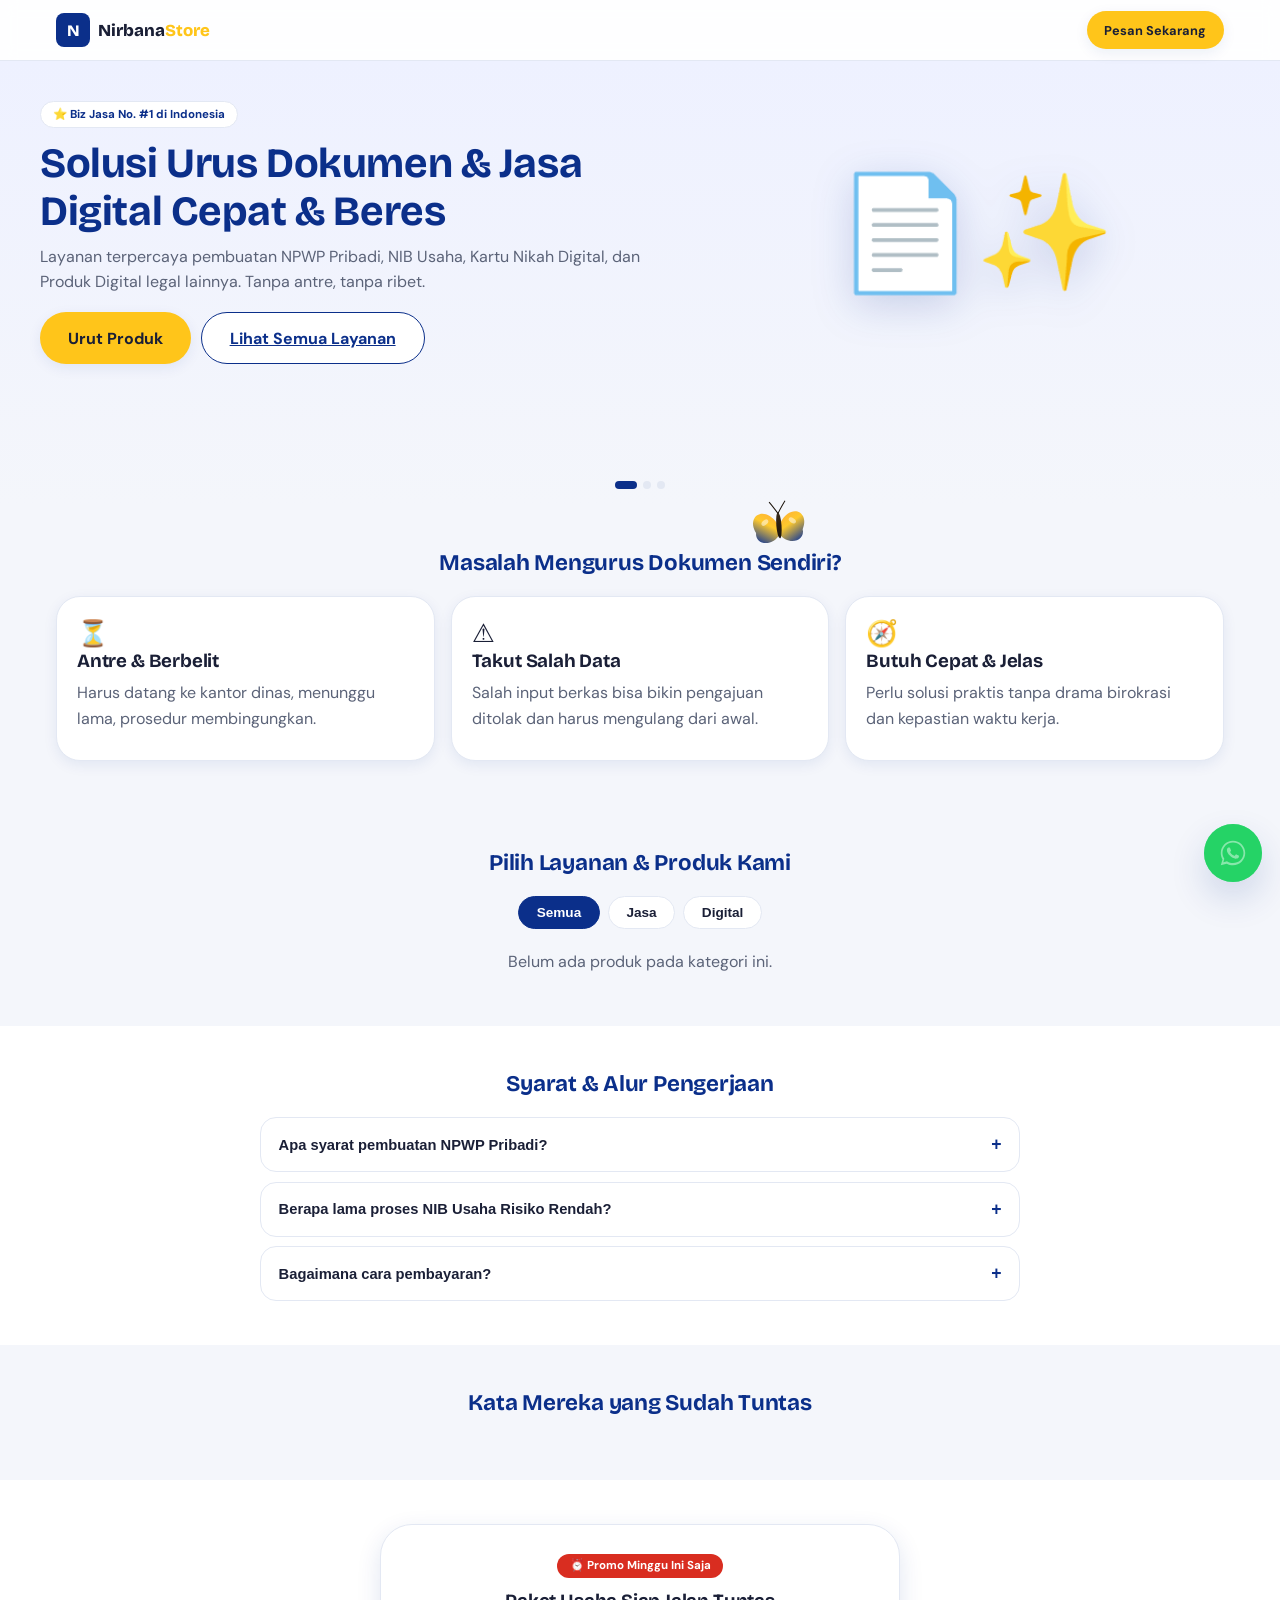
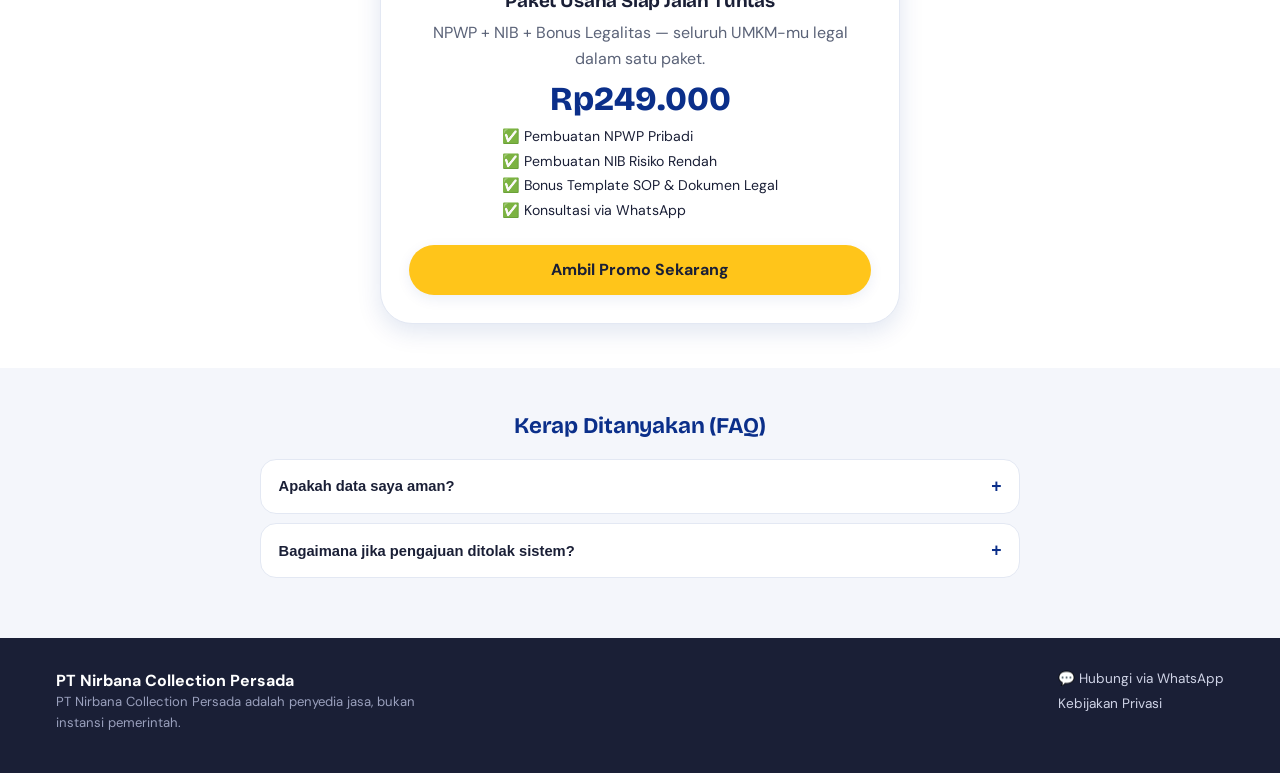
<file: index.html>
<!DOCTYPE html>
<html lang="id">
<head>
<meta charset="UTF-8">
<meta name="viewport" content="width=device-width, initial-scale=1, viewport-fit=cover">
<title>Nirbana Store - Biro Jasa & Solusi Legal Digital</title>
<meta name="description" content="Urus NPWP Pribadi, NIB Usaha, dan Kartu Nikah Digital tanpa ribet. Proses cepat, resmi, dan dibantu langsung via WhatsApp.">
<link rel="icon" href="data:image/svg+xml,<svg xmlns=%22http://www.w3.org/2000/svg%22 viewBox=%220 0 100 100%22><text y=%22.9em%22 font-size=%2290%22>🦋</text></svg>">
<link rel="preconnect" href="https://fonts.googleapis.com">
<link rel="preconnect" href="https://fonts.gstatic.com" crossorigin>
<link href="https://fonts.googleapis.com/css2?family=Bricolage+Grotesque:wght@600;700;800&family=DM+Sans:wght@400;500;600;700&display=swap" rel="stylesheet">
<link rel="stylesheet" href="css/style.css">
</head>
<body>

<!-- ====== KUPU-KUPU PENGIKUT KURSOR ====== -->
<canvas id="butterfly-canvas"></canvas>

<!-- ====== HEADER ====== -->
<header class="site-header" id="siteHeader">
  <div class="container header-inner">
    <a href="#top" class="brand">
      <span class="brand-mark">N</span>
      <span class="brand-name">Nirbana<span class="brand-sub">Store</span></span>
    </a>
    <button class="btn btn-primary btn-shine" id="btnOrderHeader">Pesan Sekarang</button>
  </div>
</header>

<main id="top">

  <!-- ====== HERO (slideshow otomatis) ====== -->
  <section class="hero">
    <div class="hero-slides" id="heroSlides">
      <div class="hero-slide is-active" style="--c:#0B2F8A">
        <div class="container hero-grid">
          <div class="hero-copy">
            <span class="eyebrow">⭐ Biz Jasa No. #1 di Indonesia</span>
            <h1>Solusi Urus Dokumen & Jasa Digital Cepat & Beres</h1>
            <p>Layanan terpercaya pembuatan NPWP Pribadi, NIB Usaha, Kartu Nikah Digital, dan Produk Digital legal lainnya. Tanpa antre, tanpa ribet.</p>
            <div class="hero-actions">
              <button class="btn btn-primary btn-lg btn-shine" data-open-order data-produk="PRD-NPWP">Urut Produk</button>
              <a class="btn btn-ghost btn-lg" href="#produk">Lihat Semua Layanan</a>
            </div>
          </div>
          <div class="hero-visual" aria-hidden="true">📄✨</div>
        </div>
      </div>
      <div class="hero-slide" style="--c:#0B2F8A">
        <div class="container hero-grid">
          <div class="hero-copy">
            <span class="eyebrow">⚡ Proses 1 Hari Kerja</span>
            <h1>NIB Usaha Resmi Tanpa Antre ke Dinas</h1>
            <p>Daftarkan usahamu secara legal lewat OSS, dibantu tim kami dari awal sampai NIB terbit.</p>
            <div class="hero-actions">
              <button class="btn btn-primary btn-lg btn-shine" data-open-order data-produk="PRD-NIB">Daftar NIB Sekarang</button>
              <a class="btn btn-ghost btn-lg" href="#produk">Lihat Semua Layanan</a>
            </div>
          </div>
          <div class="hero-visual" aria-hidden="true">🏢✅</div>
        </div>
      </div>
      <div class="hero-slide" style="--c:#0B2F8A">
        <div class="container hero-grid">
          <div class="hero-copy">
            <span class="eyebrow">💍 Cetak Instan</span>
            <h1>Kartu Nikah Digital, Kualitas HD Siap Cetak</h1>
            <p>Desain rapi, resmi, dan bisa langsung dicetak. Cocok untuk pasangan muda yang ingin praktis.</p>
            <div class="hero-actions">
              <button class="btn btn-primary btn-lg btn-shine" data-open-order data-produk="PRD-NIKAH">Pesan Sekarang</button>
              <a class="btn btn-ghost btn-lg" href="#produk">Lihat Semua Layanan</a>
            </div>
          </div>
          <div class="hero-visual" aria-hidden="true">💍💌</div>
        </div>
      </div>
    </div>
    <div class="hero-dots" id="heroDots"></div>
  </section>

  <!-- ====== MASALAH / AGITASI ====== -->
  <section class="section">
    <div class="container">
      <h2 class="section-title center">Masalah Mengurus Dokumen Sendiri?</h2>
      <div class="problem-grid">
        <div class="problem-card"><span class="problem-ico">⏳</span><h3>Antre & Berbelit</h3><p>Harus datang ke kantor dinas, menunggu lama, prosedur membingungkan.</p></div>
        <div class="problem-card"><span class="problem-ico">⚠️</span><h3>Takut Salah Data</h3><p>Salah input berkas bisa bikin pengajuan ditolak dan harus mengulang dari awal.</p></div>
        <div class="problem-card"><span class="problem-ico">🧭</span><h3>Butuh Cepat & Jelas</h3><p>Perlu solusi praktis tanpa drama birokrasi dan kepastian waktu kerja.</p></div>
      </div>
    </div>
  </section>

  <!-- ====== SOLUSI / BANNER ====== -->
  <section class="banner-solusi" id="bannerPromo">
    <div class="container banner-inner">
      <span class="banner-ico">✨</span>
      <div>
        <strong id="bannerTeks">Nirbana Store Solusinya! Terima Jadi & Bebas Ribet!</strong>
        <p>Cukup kirim data, sisanya kami yang urus sampai terbit.</p>
      </div>
    </div>
  </section>

  <!-- ====== PRODUK ====== -->
  <section class="section" id="produk">
    <div class="container">
      <h2 class="section-title center">Pilih Layanan & Produk Kami</h2>
      <div class="filter-pills" id="filterPills">
        <button class="pill is-active" data-filter="Semua">Semua</button>
        <button class="pill" data-filter="Jasa">Jasa</button>
        <button class="pill" data-filter="Digital">Digital</button>
      </div>
      <div class="product-grid" id="productGrid">
        <!-- diisi oleh app.js -->
      </div>
    </div>
  </section>

  <!-- ====== SYARAT & ALUR ====== -->
  <section class="section section-tinted">
    <div class="container">
      <h2 class="section-title center">Syarat & Alur Pengerjaan</h2>
      <div class="accordion" id="accordion">
        <div class="accordion-item">
          <button class="accordion-head">Apa syarat pembuatan NPWP Pribadi? <span>+</span></button>
          <div class="accordion-body"><p>KTP yang masih berlaku dan nomor WhatsApp aktif untuk konfirmasi data.</p></div>
        </div>
        <div class="accordion-item">
          <button class="accordion-head">Berapa lama proses NIB Usaha Risiko Rendah? <span>+</span></button>
          <div class="accordion-body"><p>Rata-rata 1-2 hari kerja setelah data lengkap diterima dan pembayaran diverifikasi.</p></div>
        </div>
        <div class="accordion-item">
          <button class="accordion-head">Bagaimana cara pembayaran? <span>+</span></button>
          <div class="accordion-body"><p>Transfer manual ke rekening resmi yang muncul di formulir pemesanan, lalu kirim bukti via WhatsApp.</p></div>
        </div>
      </div>
    </div>
  </section>

  <!-- ====== TESTIMONI ====== -->
  <section class="section" id="testimoni">
    <div class="container">
      <h2 class="section-title center">Kata Mereka yang Sudah Tuntas</h2>
      <div class="testi-grid" id="testiGrid">
        <!-- diisi oleh app.js -->
      </div>
    </div>
  </section>

  <!-- ====== PRICING / BONUS ====== -->
  <section class="section section-tinted">
    <div class="container">
      <div class="pricing-card">
        <span class="badge-countdown" id="countdownBadge">⏰ Promo Minggu Ini Saja</span>
        <h3>Paket Usaha Siap Jalan Tuntas</h3>
        <p class="pricing-desc">NPWP + NIB + Bonus Legalitas — seluruh UMKM-mu legal dalam satu paket.</p>
        <div class="pricing-price">Rp249.000</div>
        <ul class="pricing-list">
          <li>✅ Pembuatan NPWP Pribadi</li>
          <li>✅ Pembuatan NIB Risiko Rendah</li>
          <li>✅ Bonus Template SOP & Dokumen Legal</li>
          <li>✅ Konsultasi via WhatsApp</li>
        </ul>
        <button class="btn btn-primary btn-lg btn-shine" data-open-order data-produk="PRD-NIB">Ambil Promo Sekarang</button>
      </div>
    </div>
  </section>

  <!-- ====== FAQ ====== -->
  <section class="section">
    <div class="container">
      <h2 class="section-title center">Kerap Ditanyakan (FAQ)</h2>
      <div class="accordion" id="faqAccordion">
        <div class="accordion-item">
          <button class="accordion-head">Apakah data saya aman? <span>+</span></button>
          <div class="accordion-body"><p>Data hanya digunakan untuk proses pengajuan dan tidak dibagikan ke pihak lain.</p></div>
        </div>
        <div class="accordion-item">
          <button class="accordion-head">Bagaimana jika pengajuan ditolak sistem? <span>+</span></button>
          <div class="accordion-body"><p>Tim kami akan membantu revisi data tanpa biaya tambahan hingga disetujui.</p></div>
        </div>
      </div>
    </div>
  </section>

</main>

<!-- ====== FOOTER ====== -->
<footer class="site-footer">
  <div class="container footer-inner">
    <div>
      <strong>PT Nirbana Collection Persada</strong>
      <p id="footerDisclaimer">PT Nirbana Collection Persada adalah penyedia jasa, bukan instansi pemerintah.</p>
    </div>
    <div class="footer-links">
      <a href="#" id="waFooterLink">💬 Hubungi via WhatsApp</a>
      <a href="#">Kebijakan Privasi</a>
    </div>
  </div>
</footer>

<!-- ====== TOMBOL WHATSAPP MENGAMBANG ====== -->
<a href="#" id="floatingWa" class="floating-wa" target="_blank" rel="noopener" aria-label="Chat WhatsApp">
  <span class="wa-pulse"></span>
  <svg viewBox="0 0 32 32" width="28" height="28" fill="#fff"><path d="M16 2C8.3 2 2 8.3 2 16c0 2.6.7 5.1 2 7.3L2 30l6.9-1.8c2.1 1.2 4.6 1.8 7.1 1.8 7.7 0 14-6.3 14-14S23.7 2 16 2zm0 25.5c-2.3 0-4.5-.6-6.4-1.8l-.5-.3-4.1 1.1 1.1-4-.3-.5C4.6 20.1 4 18.1 4 16 4 9.4 9.4 4 16 4s12 5.4 12 12-5.4 11.5-12 11.5zm6.3-8.8c-.3-.2-2-1-2.3-1.1-.3-.1-.5-.2-.8.2-.2.3-.9 1.1-1.1 1.3-.2.2-.4.2-.7.1-.3-.2-1.4-.5-2.7-1.7-1-.9-1.7-2-1.9-2.3-.2-.3 0-.5.1-.7.1-.1.3-.4.5-.6.2-.2.2-.3.3-.5.1-.2.1-.4 0-.6-.1-.2-.8-1.9-1.1-2.6-.3-.7-.6-.6-.8-.6h-.7c-.2 0-.6.1-.9.4-.3.3-1.2 1.2-1.2 2.9s1.2 3.3 1.4 3.6c.2.3 2.4 3.7 5.9 5.1.8.3 1.4.5 1.9.7.8.3 1.5.2 2.1.1.6-.1 2-.8 2.3-1.6.3-.8.3-1.5.2-1.6-.1-.2-.3-.3-.6-.4z"/></svg>
</a>

<!-- ====== MODAL FORMULIR PEMESANAN ====== -->
<div class="modal-overlay" id="orderModalOverlay">
  <div class="modal-sheet" id="orderModal">
    <div class="modal-handle"></div>
    <div class="modal-head">
      <h3>Formulir Pemesanan Layanan</h3>
      <button class="modal-close" id="btnCloseOrder" aria-label="Tutup">✕</button>
    </div>
    <div class="order-summary">
      <div>
        <span class="muted">Layanan Dipilih</span>
        <strong id="osNama">-</strong>
        <span class="badge-mini" id="osMeta">-</span>
      </div>
      <div class="order-total">
        <span class="muted">Total Biaya</span>
        <strong id="osHarga">Rp0</strong>
      </div>
    </div>
    <form id="orderForm">
      <label class="field">
        <span>Nama Lengkap</span>
        <input type="text" name="nama" id="fNama" placeholder="Nama sesuai KTP" required minlength="3">
      </label>
      <label class="field">
        <span>Nomor WhatsApp Aktif</span>
        <div class="field-phone"><span>+62</span><input type="tel" name="whatsapp" id="fWa" placeholder="81298457620" required></div>
        <small>Contoh: 08xxxxxxxxxx (Pastikan nomor aktif untuk konfirmasi & pengiriman dokumen).</small>
      </label>
      <div class="rekening-box" id="rekeningBox">
        <div class="rekening-head"><span>🏦 Informasi Rekening Resmi</span><button type="button" id="btnSalinRek">Salin</button></div>
        <strong id="rekeningTeks">Memuat...</strong>
        <p>Transfer manual, admin akan memverifikasi dan mengirimkan update pesanan langsung via WhatsApp.</p>
      </div>
      <button class="btn btn-wa btn-lg" type="submit" id="btnKirimPesanan">💬 Kirim Pesanan via WhatsApp</button>
      <p class="secure-note">🔒 Data Terenkripsi &nbsp;•&nbsp; 🛡️ Privasi Aman</p>
    </form>
  </div>
</div>

<!-- ====== MODAL TESTIMONI LENGKAP ====== -->
<div class="modal-overlay" id="testiModalOverlay">
  <div class="modal-card" id="testiModalCard"></div>
</div>

<script src="js/config.js"></script>
<script src="js/app.js"></script>
</body>
</html>
</file>
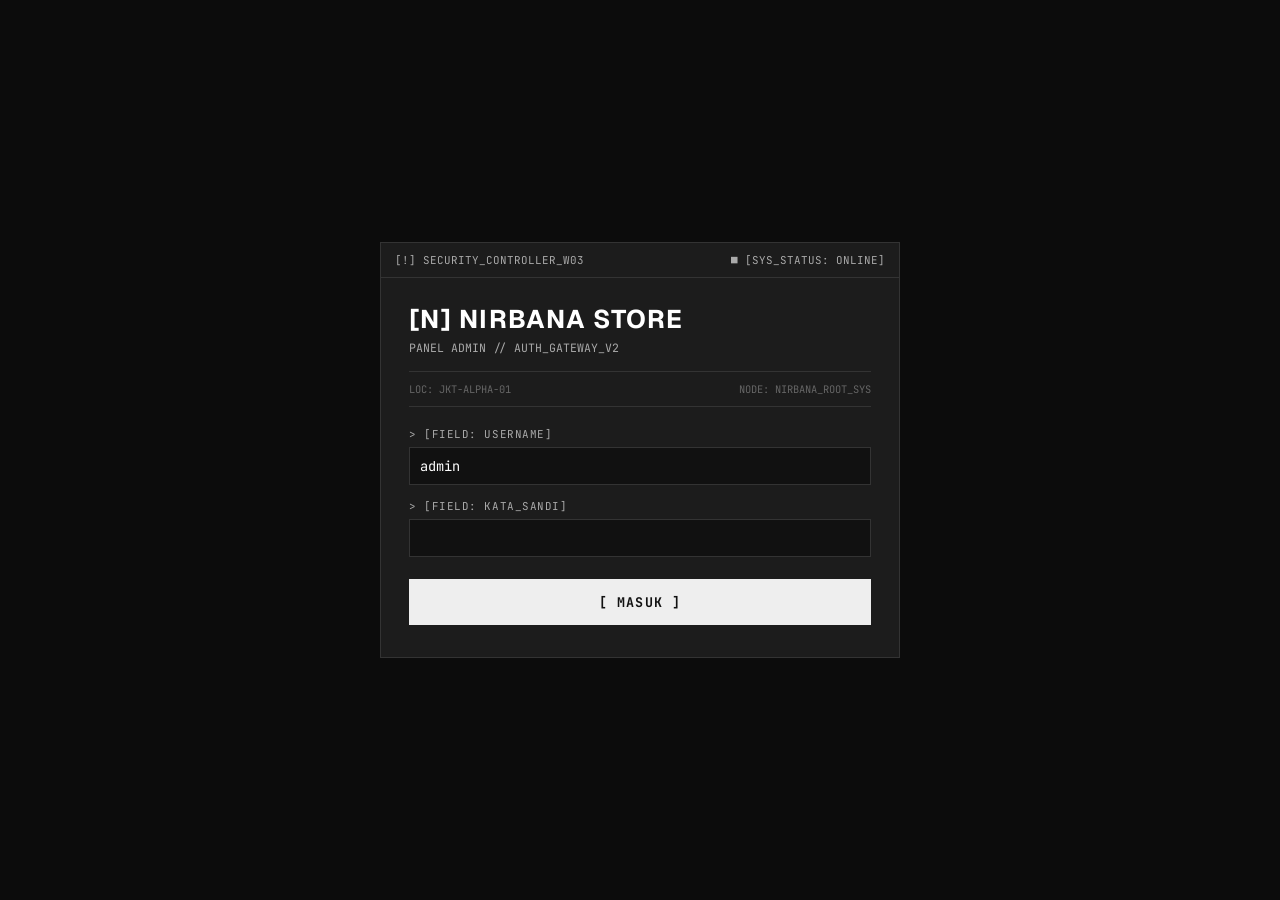
<file: admin/admin.html>
<!DOCTYPE html>
<html lang="id">
<head>
<meta charset="UTF-8">
<meta name="viewport" content="width=device-width, initial-scale=1">
<title>NIRBANA_CAD // ADMIN CONSOLE</title>
<link rel="icon" href="data:image/svg+xml,<svg xmlns=%22http://www.w3.org/2000/svg%22 viewBox=%220 0 100 100%22><text y=%22.9em%22 font-size=%2290%22>⚙️</text></svg>">
<link rel="preconnect" href="https://fonts.googleapis.com">
<link href="https://fonts.googleapis.com/css2?family=Geist:wght@500;600;700&family=JetBrains+Mono:wght@400;500;600;700&display=swap" rel="stylesheet">
<link rel="stylesheet" href="css/admin.css">
</head>
<body>

<!-- ====== GERBANG LOGIN ====== -->
<div class="login-gate" id="loginGate">
  <div class="login-card">
    <div class="login-head">
      <span>[!] SECURITY_CONTROLLER_W03</span>
      <span class="led">■ [SYS_STATUS: ONLINE]</span>
    </div>
    <div class="login-body">
      <h1>[N] NIRBANA STORE</h1>
      <p class="sub">PANEL ADMIN // AUTH_GATEWAY_V2</p>
      <div class="login-meta">
        <span>LOC: JKT-ALPHA-01</span><span>NODE: NIRBANA_ROOT_SYS</span>
      </div>
      <div id="loginError" class="login-error" style="display:none"></div>
      <form id="loginForm">
        <label>&gt; [FIELD: USERNAME]
          <input type="text" id="lUser" autocomplete="username" required value="admin">
        </label>
        <label>&gt; [FIELD: KATA_SANDI]
          <input type="password" id="lPass" autocomplete="current-password" required>
        </label>
        <button class="btn-block" type="submit">[ MASUK ]</button>
      </form>
    </div>
  </div>
</div>

<!-- ====== SHELL ADMIN ====== -->
<div class="shell" id="shell" style="display:none">
  <aside class="sidebar">
    <div class="sidebar-brand">NIRBANA_CAD V2.4<span class="status-dot">[● SYS_ONLINE]</span></div>
    <nav class="module-index">
      <span class="idx-label">// MODULE_INDEX</span>
      <button class="nav-item is-active" data-view="dashboard">DASHBOARD <em>[00]</em></button>
      <button class="nav-item" data-view="produk">PRODUK <em>[01]</em></button>
      <button class="nav-item" data-view="pesanan">PESANAN <em id="badgePesanan">[02]</em></button>
      <button class="nav-item" data-view="testimoni">TESTIMONI <em>[03]</em></button>
      <button class="nav-item" data-view="notifikasi">NOTIFIKASI & CRM <em>[04]</em></button>
      <button class="nav-item" data-view="pengaturan">PENGATURAN <em>[05]</em></button>
    </nav>
    <div class="sidebar-foot">
      <div>[OP: ADMIN_ROOT]<br>ROLE: SUPERVISOR <span class="ok">AUTH_OK</span></div>
      <button class="btn-logout" id="btnLogout">[ KELUAR ]</button>
    </div>
  </aside>

  <div class="main">
    <header class="topbar">
      <div>SYS_LOC: 127.0.0.1:8080 // SESSION_EXP: <span id="sesExp">08:00:00</span></div>
      <div class="topbar-user">[ USER: NIRBANA_DIRECTOR ]</div>
    </header>

    <!-- ===== DASHBOARD ===== -->
    <section class="view is-active" id="view-dashboard">
      <div class="view-head"><h1>00.0 // DASHBOARD_OVERVIEW</h1></div>
      <div class="kpi-grid" id="kpiGrid"></div>
      <div class="panel chart-panel">
        <div class="panel-head">GRAFIK_PENJUALAN // 6 BULAN TERAKHIR</div>
        <canvas id="chartBar" height="180"></canvas>
      </div>
      <div class="panel">
        <div class="panel-head">PESANAN_TERBARU</div>
        <table class="data-table" id="tblTerbaru"><thead><tr><th>ID_PESANAN</th><th>PRODUK</th><th>PEMESAN</th><th>STATUS</th></tr></thead><tbody></tbody></table>
      </div>
    </section>

    <!-- ===== PRODUK ===== -->
    <section class="view" id="view-produk">
      <div class="view-head"><h1>01.0 // KATALOG_PRODUK</h1><button class="btn-primary" id="btnTambahProduk">[ + TAMBAH_PRODUK ]</button></div>
      <div class="panel">
        <table class="data-table" id="tblProduk">
          <thead><tr><th>URUTAN</th><th>NAMA_PRODUK</th><th>KATEGORI</th><th>HARGA</th><th>STATUS</th><th>AKSI</th></tr></thead>
          <tbody></tbody>
        </table>
      </div>
    </section>

    <!-- ===== PESANAN ===== -->
    <section class="view" id="view-pesanan">
      <div class="view-head">
        <h1>02.0 // KELOLA_PESANAN</h1>
        <div>
          <button class="btn-ghost" id="btnEksporXlsx">[ UNDUH_XLSX ]</button>
          <button class="btn-ghost" id="btnEksporPdf">[ UNDUH_PDF ]</button>
        </div>
      </div>
      <div class="filter-row">
        <input type="text" id="fCari" placeholder="SRC > Cari ID / Nama / WA...">
        <select id="fStatus"><option value="SEMUA">STATUS: SEMUA</option><option>Baru</option><option>Dibayar</option><option>Selesai</option><option>Batal</option></select>
        <input type="date" id="fDari"><input type="date" id="fSampai">
        <button class="btn-primary" id="btnTerapkanFilter">[ TERAPKAN ]</button>
      </div>
      <div class="panel">
        <table class="data-table" id="tblPesanan">
          <thead><tr><th>ID_PESANAN</th><th>WAKTU</th><th>PRODUK</th><th>PEMESAN</th><th>WHATSAPP</th><th>STATUS</th><th>AKSI</th></tr></thead>
          <tbody></tbody>
        </table>
      </div>
    </section>

    <!-- ===== TESTIMONI ===== -->
    <section class="view" id="view-testimoni">
      <div class="view-head"><h1>03.0 // KELOLA_TESTIMONI</h1><button class="btn-primary" id="btnTambahTestimoni">[ + TAMBAH_TESTIMONI ]</button></div>
      <div class="testi-admin-grid" id="testiAdminGrid"></div>
    </section>

    <!-- ===== NOTIFIKASI & CRM ===== -->
    <section class="view" id="view-notifikasi">
      <div class="view-head"><h1>04.0 // NOTIFIKASI_WA // CRM_KONTAK</h1></div>
      <div class="cards-2col">
        <div class="panel">
          <div class="panel-head">SEC-01 // GATEWAY FONNTE</div>
          <div class="panel-body">
            <label>[FIELD: TOKEN_FONNTE] <span class="tag">SHA_MASKED</span>
              <div class="field-row"><input type="password" id="nTokenFonnte" placeholder="Tempel token baru untuk mengganti"><button class="btn-ghost" id="btnSimpanToken">[ SIMPAN ]</button></div>
              <small id="tokenTersamar">// belum diisi</small>
            </label>
            <label class="switch-row"><input type="checkbox" id="nToggleAktif"> [ SAKLAR NOTIFIKASI WA AKTIF ]</label>
            <div class="field-row"><input type="text" id="nNomorTes" placeholder="Nomor tes 08xxxxxxxxxx"><button class="btn-ghost" id="btnTes">[ KIRIM_TES ]</button></div>
          </div>
        </div>
        <div class="panel">
          <div class="panel-head">SEC-02 // CRM KONTAK</div>
          <div class="panel-body">
            <div class="field-row"><input type="text" id="crmCari" placeholder="SRC > Cari nama / WA..."><button class="btn-ghost" id="btnCrmSync">[ ↻ SINKRON ]</button></div>
            <table class="data-table"><thead><tr><th>NAMA</th><th>WHATSAPP</th><th>JML_PESAN</th></tr></thead><tbody id="crmBody"></tbody></table>
          </div>
        </div>
      </div>
    </section>

    <!-- ===== PENGATURAN ===== -->
    <section class="view" id="view-pengaturan">
      <div class="view-head"><h1>05.0 // PENGATURAN // CONFIG_ENGINE</h1><button class="btn-primary" id="btnSimpanPengaturan">[ SIMPAN_PERUBAHAN ]</button></div>
      <div class="cards-2col">
        <div class="panel">
          <div class="panel-head">SEC-01 // KONTAK_WHATSAPP</div>
          <div class="panel-body">
            <label>[FIELD: NOMOR_WHATSAPP_ADMIN]<input type="text" data-k="NOMOR_WHATSAPP_ADMIN"></label>
          </div>
        </div>
        <div class="panel">
          <div class="panel-head">SEC-02 // REKENING_PEMBAYARAN</div>
          <div class="panel-body">
            <label>[FIELD: NAMA_BANK]<input type="text" data-k="NAMA_BANK"></label>
            <label>[FIELD: NOMOR_REKENING]<input type="text" data-k="NOMOR_REKENING"></label>
            <label>[FIELD: ATAS_NAMA]<input type="text" data-k="ATAS_NAMA_REKENING"></label>
          </div>
        </div>
        <div class="panel">
          <div class="panel-head">SEC-03 // TAMPILAN_HALAMAN</div>
          <div class="panel-body">
            <label>[FIELD: JUDUL_HALAMAN]<input type="text" data-k="JUDUL_HALAMAN"></label>
            <label>[FIELD: TEKS_BANNER_PROMO]<input type="text" data-k="TEKS_BANNER_PROMO"></label>
            <label class="switch-row"><input type="checkbox" data-k="TAMPILKAN_BANNER" data-bool="1"> TAMPILKAN BANNER</label>
            <label>[FIELD: TEKS_DISCLAIMER_FOOTER]<textarea data-k="TEKS_DISCLAIMER_FOOTER"></textarea></label>
          </div>
        </div>
        <div class="panel">
          <div class="panel-head">SEC-04 // KEAMANAN_DAN_CACHE</div>
          <div class="panel-body">
            <button class="btn-ghost" id="btnFlushCache">[ FLUSH_CACHE_NOW ]</button>
            <hr>
            <label>[FIELD: KATA_SANDI_BARU]<input type="password" id="pSandiBaru" placeholder="Minimal 8 karakter"></label>
            <button class="btn-ghost" id="btnGantiSandi">[ GANTI_KATA_SANDI ]</button>
          </div>
        </div>
      </div>
    </section>
  </div>
</div>

<!-- ====== MODAL PRODUK ====== -->
<div class="modal-overlay" id="modalProduk">
  <div class="modal-box">
    <div class="modal-head"><h3 id="mpTitle">TAMBAH_PRODUK</h3><button class="modal-x" data-close>✕</button></div>
    <form id="formProduk">
      <input type="hidden" id="pRow">
      <label>[FIELD: NAMA_PRODUK]<input type="text" id="pNama" required></label>
      <div class="field-row-2">
        <label>[FIELD: KATEGORI]<select id="pKategori"><option>Jasa</option><option>Digital</option></select></label>
        <label>[FIELD: LENCANA]<input type="text" id="pLencana" placeholder="Terlaris"></label>
      </div>
      <div class="field-row-2">
        <label>[FIELD: HARGA_JUAL]<input type="number" id="pHarga" required></label>
        <label>[FIELD: HARGA_CORET]<input type="number" id="pHargaCoret"></label>
      </div>
      <label>[FIELD: DESKRIPSI]<textarea id="pDeskripsi"></textarea></label>
      <label>[FIELD: FITUR] <small>(pisahkan dengan |)</small><input type="text" id="pFitur" placeholder="1 Hari Kerja|E-Card Resmi"></label>
      <label>[FIELD: GAMBAR] <small>(URL, pisahkan dengan | untuk slideshow)</small><input type="text" id="pGambar" placeholder="https://.../1.jpg|https://.../2.jpg"></label>
      <label>[FIELD: URUTAN_TAMPIL]<input type="number" id="pUrutan" value="1"></label>
      <button class="btn-block" type="submit">[ SIMPAN_PRODUK ]</button>
    </form>
  </div>
</div>

<!-- ====== MODAL TESTIMONI ====== -->
<div class="modal-overlay" id="modalTestimoni">
  <div class="modal-box">
    <div class="modal-head"><h3>TAMBAH_TESTIMONI</h3><button class="modal-x" data-close>✕</button></div>
    <form id="formTestimoni">
      <input type="hidden" id="tRow">
      <label>[FIELD: NAMA]<input type="text" id="tNama" required></label>
      <label>[FIELD: PERAN]<input type="text" id="tPeran" placeholder="Pemilik Toko Kue Online"></label>
      <label>[FIELD: ISI]<textarea id="tIsi" required></textarea></label>
      <label>[FIELD: RATING]<select id="tRating"><option>5</option><option>4</option><option>3</option></select></label>
      <button class="btn-block" type="submit">[ SIMPAN_TESTIMONI ]</button>
    </form>
  </div>
</div>

<script src="js/config.js"></script>
<script src="js/admin.js"></script>
</body>
</html>
</file>
<file: css/style.css>
/* ===================== DESIGN TOKENS (Nirbana Store Design System) ===================== */
:root{
  --primary:#0B2F8A; --on-primary:#ffffff; --primary-container:#223f99;
  --secondary:#FFC51A; --on-secondary:#1A1F36;
  --tertiary:#25D366;
  --neutral-dark:#1A1F36; --neutral-mid:#5B6378;
  --bg:#F4F6FB; --surface:#ffffff; --outline:#E3E8F3;
  --success:#1F9D55; --warning:#F5A623; --error:#D92D20;
  --radius-sm:.5rem; --radius:1rem; --radius-md:1.5rem; --radius-lg:2rem; --radius-full:9999px;
  --shadow-1:0 4px 14px rgba(11,47,138,.08); --shadow-2:0 8px 24px rgba(11,47,138,.12); --shadow-3:0 16px 36px rgba(11,47,138,.16);
  --font-display:'Bricolage Grotesque', system-ui, sans-serif;
  --font-body:'DM Sans', system-ui, sans-serif;
  color-scheme: light;
}
*{box-sizing:border-box}
html{scroll-behavior:smooth; scroll-padding-top:70px}
body{margin:0; font-family:var(--font-body); color:var(--neutral-dark); background:var(--bg); -webkit-font-smoothing:antialiased}
h1,h2,h3{font-family:var(--font-display); margin:0 0 .5rem; letter-spacing:-.01em}
p{margin:0 0 .5rem; color:var(--neutral-mid); line-height:1.6}
.container{max-width:1200px; margin:0 auto; padding:0 1rem}
.muted{color:var(--neutral-mid); font-size:.75rem}
img{max-width:100%; display:block}

/* ===================== BUTTONS (dengan efek berkilau) ===================== */
.btn{font-family:var(--font-body); font-weight:700; border:none; cursor:pointer; border-radius:var(--radius-full);
  padding:.75rem 1.5rem; font-size:.95rem; display:inline-flex; align-items:center; justify-content:center; gap:.5rem;
  min-height:48px; transition:transform .15s ease, box-shadow .15s ease; position:relative; overflow:hidden}
.btn:active{transform:scale(.97)}
.btn-lg{padding:.9rem 1.75rem; font-size:1rem; width:100%}
.btn-primary{background:var(--secondary); color:var(--on-secondary); box-shadow:var(--shadow-1)}
.btn-primary:hover{box-shadow:var(--shadow-2); transform:translateY(-1px)}
.btn-ghost{background:#fff; color:var(--primary); border:1.5px solid var(--primary)}
.btn-wa{background:var(--tertiary); color:#fff; box-shadow:var(--shadow-1)}
.btn-wa:hover{box-shadow:var(--shadow-2)}

/* efek "berkilau/menyala-nyala" — shine sweep + glow pulsing */
.btn-shine{animation:glowPulse 2.6s ease-in-out infinite}
.btn-shine::after{
  content:''; position:absolute; top:0; left:-150%; width:60%; height:100%;
  background:linear-gradient(120deg, transparent, rgba(255,255,255,.75), transparent);
  transform:skewX(-20deg); animation:shineSweep 2.8s ease-in-out infinite;
}
@keyframes shineSweep{0%{left:-150%} 45%{left:150%} 100%{left:150%}}
@keyframes glowPulse{
  0%,100%{box-shadow:0 0 0 0 rgba(255,197,26,.55), var(--shadow-1)}
  50%{box-shadow:0 0 22px 6px rgba(255,197,26,.65), var(--shadow-2)}
}

/* ===================== HEADER ===================== */
.site-header{position:sticky; top:0; z-index:40; background:rgba(255,255,255,.9); backdrop-filter:blur(8px); border-bottom:1px solid var(--outline)}
.header-inner{display:flex; align-items:center; justify-content:space-between; padding:.7rem 1rem}
.brand{display:flex; align-items:center; gap:.5rem; text-decoration:none; color:var(--neutral-dark)}
.brand-mark{width:34px; height:34px; border-radius:var(--radius-sm); background:var(--primary); color:#fff; font-family:var(--font-display); font-weight:800; display:flex; align-items:center; justify-content:center}
.brand-name{font-family:var(--font-display); font-weight:800; font-size:1.05rem}
.brand-sub{color:var(--secondary)}
#btnOrderHeader{padding:.55rem 1.1rem; font-size:.8rem; min-height:38px}

/* ===================== HERO (slideshow) ===================== */
.hero{position:relative; overflow:hidden; background:linear-gradient(180deg,#eef1ff,var(--bg))}
.hero-slides{position:relative; min-height:420px}
.hero-slide{position:absolute; inset:0; opacity:0; visibility:hidden; transition:opacity .6s ease; display:flex; align-items:center}
.hero-slide.is-active{opacity:1; visibility:visible; position:relative}
.hero-grid{display:grid; gap:1.5rem; padding:2.5rem 0}
.eyebrow{display:inline-block; background:#fff; border:1px solid var(--outline); color:var(--primary); font-weight:700; font-size:.72rem; padding:.3rem .75rem; border-radius:var(--radius-full); margin-bottom:.75rem}
.hero-copy h1{font-size:1.9rem; line-height:1.15; color:var(--primary)}
.hero-actions{display:flex; gap:.6rem; margin-top:1.1rem; flex-wrap:wrap}
.hero-actions .btn{width:auto}
.hero-visual{font-size:5rem; text-align:center; filter:drop-shadow(0 10px 20px rgba(11,47,138,.18))}
.hero-dots{display:flex; gap:.4rem; justify-content:center; padding-bottom:1rem}
.hero-dots span{width:8px; height:8px; border-radius:50%; background:var(--outline); cursor:pointer; transition:.2s}
.hero-dots span.is-active{background:var(--primary); width:22px; border-radius:var(--radius-full)}

/* ===================== SECTIONS ===================== */
.section{padding:2.75rem 0}
.section-tinted{background:#fff}
.section-title{font-size:1.4rem; color:var(--primary)}
.center{text-align:center}

.problem-grid{display:grid; gap:1rem; grid-template-columns:repeat(auto-fit,minmax(220px,1fr)); margin-top:1.25rem}
.problem-card{background:#fff; border:1px solid var(--outline); border-radius:var(--radius-md); padding:1.25rem; box-shadow:var(--shadow-1); transition:transform .2s ease, box-shadow .2s ease}
.problem-card:hover{transform:translateY(-4px); box-shadow:var(--shadow-2)}
.problem-ico{font-size:1.6rem}

.banner-solusi{background:linear-gradient(135deg,var(--secondary),#ffe08a); margin:0 1rem; border-radius:var(--radius-lg); box-shadow:var(--shadow-1)}
.banner-inner{display:flex; align-items:center; gap:1rem; padding:1.25rem 1.5rem; color:var(--on-secondary)}
.banner-ico{font-size:1.8rem}
.banner-inner p{color:#4b3c00; margin:0}

/* ===================== FILTER PILLS ===================== */
.filter-pills{display:flex; gap:.5rem; justify-content:center; margin:1.25rem 0; flex-wrap:wrap}
.pill{border:1.5px solid var(--outline); background:#fff; color:var(--neutral-dark); padding:.5rem 1.1rem; border-radius:var(--radius-full); cursor:pointer; font-weight:600; font-size:.85rem; transition:.2s}
.pill.is-active{background:var(--primary); color:#fff; border-color:var(--primary)}

/* ===================== PRODUCT CARDS (slideshow gambar) ===================== */
.product-grid{display:grid; gap:1.1rem; grid-template-columns:repeat(auto-fit,minmax(260px,1fr))}
.product-card{background:#fff; border:1px solid var(--outline); border-radius:var(--radius-md); overflow:hidden; box-shadow:var(--shadow-1); transition:transform .25s ease, box-shadow .25s ease; display:flex; flex-direction:column; position:relative}
.product-card:hover{transform:translateY(-6px); box-shadow:var(--shadow-3)}
.product-media{position:relative; aspect-ratio:4/3; background:linear-gradient(135deg,#dde1ff,#f3f2ff); display:flex; align-items:center; justify-content:center; overflow:hidden}
.product-media .slide{position:absolute; inset:0; display:flex; align-items:center; justify-content:center; font-size:3rem; opacity:0; transition:opacity .8s ease}
.product-media .slide.is-active{opacity:1}
.product-media .slide img{width:100%; height:100%; object-fit:cover}
.product-badge{position:absolute; top:.6rem; left:.6rem; background:var(--secondary); color:var(--on-secondary); font-size:.68rem; font-weight:700; padding:.25rem .6rem; border-radius:var(--radius-full); z-index:2}
.product-body{padding:1rem 1.1rem 1.1rem; display:flex; flex-direction:column; gap:.4rem; flex:1}
.product-cat{font-size:.68rem; font-weight:700; color:var(--primary); text-transform:uppercase; letter-spacing:.04em}
.product-body h3{font-size:1.02rem}
.product-desc{font-size:.82rem; flex:1}
.product-price-row{display:flex; align-items:baseline; gap:.5rem}
.product-price{font-family:var(--font-display); font-weight:800; color:var(--primary); font-size:1.15rem}
.product-price-strike{font-size:.78rem; color:var(--neutral-mid); text-decoration:line-through}
.product-card .btn{margin-top:.4rem}

/* ===================== ACCORDION ===================== */
.accordion{max-width:760px; margin:1.25rem auto 0; display:flex; flex-direction:column; gap:.6rem}
.accordion-item{background:#fff; border:1px solid var(--outline); border-radius:var(--radius); overflow:hidden}
.accordion-head{width:100%; text-align:left; background:none; border:none; padding:1rem 1.1rem; font-weight:700; font-size:.92rem; cursor:pointer; display:flex; justify-content:space-between; align-items:center; color:var(--neutral-dark)}
.accordion-head span{color:var(--primary); font-size:1.1rem; transition:transform .25s ease}
.accordion-item.is-open .accordion-head span{transform:rotate(45deg)}
.accordion-body{max-height:0; overflow:hidden; transition:max-height .3s ease; padding:0 1.1rem}
.accordion-item.is-open .accordion-body{max-height:220px; padding-bottom:1rem}

/* ===================== TESTIMONI (flip + glow + modal) ===================== */
.testi-grid{display:grid; gap:1.1rem; grid-template-columns:repeat(auto-fit,minmax(250px,1fr)); margin-top:1.25rem}
.testi-card{perspective:1200px; height:220px; cursor:pointer}
.testi-flip{position:relative; width:100%; height:100%; transition:transform .8s cubic-bezier(.4,.2,.2,1); transform-style:preserve-3d}
.testi-card.is-flipped .testi-flip{transform:rotateY(180deg)}
.testi-face{position:absolute; inset:0; backface-visibility:hidden; border-radius:var(--radius-md); background:#fff; border:1px solid var(--outline); padding:1.1rem; box-shadow:var(--shadow-1); display:flex; flex-direction:column; transition:box-shadow .25s ease, border-color .25s ease}
.testi-card:hover .testi-face{box-shadow:0 0 0 2px var(--secondary), 0 0 26px rgba(255,197,26,.55); border-color:var(--secondary)}
.testi-back{transform:rotateY(180deg); background:linear-gradient(135deg,var(--primary),#1844b8); color:#fff; justify-content:center; align-items:center; text-align:center}
.testi-stars{color:var(--secondary); font-size:.9rem; margin-bottom:.4rem}
.testi-name{font-weight:700; font-size:.92rem}
.testi-role{font-size:.72rem; color:var(--neutral-mid); margin-bottom:.5rem}
.testi-text{font-size:.82rem; overflow:hidden; display:-webkit-box; -webkit-line-clamp:4; -webkit-box-orient:vertical}
.testi-tap{font-size:.68rem; color:var(--primary); margin-top:auto; font-weight:700}

/* ===================== PRICING ===================== */
.pricing-card{max-width:520px; margin:0 auto; background:#fff; border:1px solid var(--outline); border-radius:var(--radius-lg); padding:1.75rem; text-align:center; box-shadow:var(--shadow-2); position:relative; overflow:hidden}
.pricing-card::before{content:''; position:absolute; inset:-40% -40% auto auto; width:220px; height:220px; background:radial-gradient(circle, rgba(255,197,26,.35), transparent 70%)}
.badge-countdown{display:inline-block; background:var(--error); color:#fff; font-weight:700; font-size:.72rem; padding:.3rem .8rem; border-radius:var(--radius-full); margin-bottom:.75rem}
.pricing-price{font-family:var(--font-display); font-size:2.1rem; font-weight:800; color:var(--primary); margin:.5rem 0}
.pricing-list{list-style:none; padding:0; margin:0 0 1.25rem; text-align:left; display:inline-block}
.pricing-list li{font-size:.88rem; margin-bottom:.4rem; color:var(--neutral-dark)}

/* ===================== FOOTER ===================== */
.site-footer{background:var(--neutral-dark); color:#cfd3e6; padding:2rem 0; margin-top:1rem}
.footer-inner{display:flex; flex-wrap:wrap; gap:1rem; justify-content:space-between; align-items:flex-start}
.site-footer strong{color:#fff}
.site-footer p{color:#9aa0bd; font-size:.82rem; max-width:360px}
.footer-links{display:flex; flex-direction:column; gap:.5rem}
.footer-links a{color:#cfd3e6; text-decoration:none; font-size:.85rem}
.footer-links a:hover{color:var(--secondary)}

/* ===================== FLOATING WHATSAPP ===================== */
.floating-wa{position:fixed; right:1.1rem; bottom:1.1rem; width:58px; height:58px; border-radius:50%; background:var(--tertiary);
  display:flex; align-items:center; justify-content:center; box-shadow:var(--shadow-3); z-index:50; text-decoration:none}
.wa-pulse{position:absolute; inset:0; border-radius:50%; background:var(--tertiary); opacity:.55; animation:waPulse 2s ease-out infinite}
@keyframes waPulse{0%{transform:scale(1); opacity:.55} 100%{transform:scale(1.8); opacity:0}}

/* ===================== KUPU-KUPU ===================== */
#butterfly-canvas{position:fixed; inset:0; width:100vw; height:100vh; pointer-events:none; z-index:60}

/* ===================== MODAL PEMESANAN ===================== */
.modal-overlay{position:fixed; inset:0; background:rgba(11,47,138,.4); backdrop-filter:blur(2px); display:flex; align-items:flex-end; justify-content:center; z-index:80; opacity:0; visibility:hidden; transition:opacity .25s ease}
.modal-overlay.is-open{opacity:1; visibility:visible}
.modal-sheet{background:#fff; width:100%; max-width:430px; border-radius:var(--radius-lg) var(--radius-lg) 0 0; padding:1.25rem 1.25rem 1.5rem; max-height:92vh; overflow-y:auto; transform:translateY(16px); transition:transform .25s ease}
.modal-overlay.is-open .modal-sheet{transform:translateY(0)}
@media (min-width:640px){
  .modal-overlay{align-items:center}
  .modal-sheet{border-radius:var(--radius-lg)}
}
.modal-handle{width:40px; height:4px; background:var(--outline); border-radius:var(--radius-full); margin:0 auto .9rem}
.modal-head{display:flex; justify-content:space-between; align-items:center; margin-bottom:1rem}
.modal-head h3{font-size:1.1rem; color:var(--primary)}
.modal-close{background:#f1f3fb; border:none; width:32px; height:32px; border-radius:50%; cursor:pointer; font-size:.9rem}
.order-summary{display:flex; justify-content:space-between; align-items:flex-start; background:#eef1ff; border-radius:var(--radius); padding:.9rem 1rem; margin-bottom:1.1rem}
.order-summary strong{display:block; color:var(--primary); font-size:.95rem; margin:.15rem 0}
.badge-mini{display:inline-block; background:#fff; border:1px solid var(--outline); font-size:.68rem; padding:.15rem .5rem; border-radius:var(--radius-full)}
.order-total{text-align:right}
.order-total strong{color:var(--primary); font-size:1.15rem}
.field{display:block; margin-bottom:1rem; font-size:.85rem; font-weight:600}
.field input{width:100%; margin-top:.4rem; border:1.5px solid var(--outline); border-radius:var(--radius-sm); padding:.75rem .9rem; font-size:.95rem; font-family:var(--font-body)}
.field input:focus{outline:none; border-color:var(--primary); box-shadow:0 0 0 3px rgba(11,47,138,.15)}
.field-phone{display:flex; align-items:center; border:1.5px solid var(--outline); border-radius:var(--radius-sm); margin-top:.4rem; overflow:hidden}
.field-phone span{padding:.75rem .7rem; background:#f4f6fb; font-weight:700; color:var(--primary)}
.field-phone input{border:none; margin:0}
.field small{display:block; margin-top:.35rem; font-weight:400; color:var(--neutral-mid); font-size:.72rem}
.rekening-box{background:#fff7e0; border:1px solid #ffe29e; border-radius:var(--radius); padding:.9rem 1rem; margin-bottom:1.1rem}
.rekening-head{display:flex; justify-content:space-between; align-items:center; font-size:.8rem; color:#6d5200; font-weight:700}
.rekening-head button{border:none; background:#fff; border-radius:var(--radius-full); padding:.25rem .7rem; font-size:.7rem; cursor:pointer}
#rekeningTeks{display:block; margin:.35rem 0; color:#4b3c00}
.rekening-box p{font-size:.72rem; margin:0; color:#6d5200}
.secure-note{text-align:center; font-size:.72rem; margin-top:.8rem}

/* ===================== MODAL TESTIMONI LENGKAP ===================== */
.modal-card{background:#fff; border-radius:var(--radius-lg); max-width:420px; width:92%; padding:1.75rem; text-align:center; transform:scale(.9); transition:transform .25s ease; box-shadow:var(--shadow-3)}
.modal-overlay.is-open .modal-card{transform:scale(1)}

@media (min-width: 820px){
  .hero-grid{grid-template-columns:1.1fr .9fr; align-items:center}
  .hero-copy h1{font-size:2.6rem}
  .hero-visual{font-size:7rem}
}
</file>
<file: admin/css/admin.css>
:root{
  --bg:#111111; --surface:#1C1C1C; --wire-dark:#333333; --wire-mid:#666666;
  --spec-dim:#AAAAAA; --hairline:#DDDDDD; --fill-light:#EEEEEE; --paper:#FFFFFF;
  --ok:#FFFFFF; --font-head:'Geist', system-ui, sans-serif; --font-mono:'JetBrains Mono', monospace;
  color-scheme: dark;
}
*{box-sizing:border-box}
body{margin:0; background:var(--bg); color:var(--hairline); font-family:var(--font-mono); font-size:.8rem}
h1,h2,h3{font-family:var(--font-head); margin:0; letter-spacing:-.01em; color:var(--paper)}
input,select,textarea,button{font-family:var(--font-mono); color:var(--paper)}
label{display:block; font-size:.68rem; text-transform:uppercase; letter-spacing:.05em; color:var(--spec-dim); margin-bottom:.9rem}
input,select,textarea{width:100%; margin-top:.4rem; background:var(--bg); border:1px solid var(--wire-dark); color:var(--paper); padding:.55rem .6rem; border-radius:0; font-size:.85rem}
input:focus,select:focus,textarea:focus{outline:none; border-color:var(--hairline)}
textarea{min-height:70px; resize:vertical}
small{color:var(--wire-mid); display:block; margin-top:.2rem; font-size:.65rem}

/* ===================== LOGIN ===================== */
.login-gate{min-height:100vh; background:#0c0c0c; display:flex; align-items:center; justify-content:center; padding:1rem}
.login-card{width:100%; max-width:520px; border:1px solid var(--wire-dark); background:var(--surface)}
.login-head{display:flex; justify-content:space-between; padding:.6rem .9rem; border-bottom:1px solid var(--wire-dark); font-size:.68rem; color:var(--spec-dim)}
.login-body{padding:1.5rem 1.75rem 2rem}
.login-body h1{font-size:1.6rem; letter-spacing:.05em}
.sub{color:var(--spec-dim); font-size:.72rem; margin:.3rem 0 1rem}
.login-meta{display:flex; justify-content:space-between; font-size:.65rem; color:var(--wire-mid); border-top:1px solid var(--wire-dark); border-bottom:1px solid var(--wire-dark); padding:.6rem 0; margin-bottom:1.25rem}
.login-error{background:#2a1313; border:1px solid #663333; color:#ffb4ab; padding:.6rem .8rem; font-size:.72rem; margin-bottom:1rem}
.btn-block{width:100%; background:var(--fill-light); color:#111; border:none; padding:.85rem; font-weight:700; letter-spacing:.08em; cursor:pointer; margin-top:.5rem}
.btn-block:hover{background:var(--paper)}

/* ===================== SHELL ===================== */
.shell{display:grid; grid-template-columns:260px 1fr; min-height:100vh}
.sidebar{background:#0d0d0d; border-right:1px solid var(--wire-dark); display:flex; flex-direction:column; justify-content:space-between; padding:1.25rem 0}
.sidebar-brand{font-family:var(--font-head); font-weight:700; color:var(--paper); padding:0 1.25rem 1.25rem; border-bottom:1px solid var(--wire-dark); font-size:.9rem}
.status-dot{display:block; font-size:.62rem; color:var(--spec-dim); margin-top:.3rem}
.module-index{padding:1.25rem 0}
.idx-label{display:block; padding:0 1.25rem; font-size:.62rem; color:var(--wire-mid); margin-bottom:.5rem}
.nav-item{display:flex; justify-content:space-between; width:100%; background:none; border:none; text-align:left; color:var(--spec-dim); padding:.7rem 1.25rem; cursor:pointer; font-size:.78rem; font-family:var(--font-mono); letter-spacing:.03em}
.nav-item em{font-style:normal; color:var(--wire-mid)}
.nav-item:hover{color:var(--hairline)}
.nav-item.is-active{background:var(--surface); color:var(--paper); border-left:2px solid var(--paper)}
.sidebar-foot{padding:1rem 1.25rem; border-top:1px solid var(--wire-dark); font-size:.68rem; color:var(--spec-dim)}
.ok{color:var(--paper)}
.btn-logout{width:100%; margin-top:.7rem; background:none; border:1px solid var(--wire-dark); color:var(--spec-dim); padding:.5rem; cursor:pointer}
.btn-logout:hover{border-color:var(--hairline); color:var(--paper)}

.main{display:flex; flex-direction:column; min-height:100vh}
.topbar{display:flex; justify-content:space-between; padding:.7rem 1.5rem; border-bottom:1px solid var(--wire-dark); font-size:.68rem; color:var(--spec-dim)}
.view{display:none; padding:1.5rem}
.view.is-active{display:block}
.view-head{display:flex; justify-content:space-between; align-items:center; margin-bottom:1.25rem; flex-wrap:wrap; gap:.6rem}
.view-head h1{font-size:1.1rem}

/* ===================== KPI ===================== */
.kpi-grid{display:grid; grid-template-columns:repeat(auto-fit,minmax(220px,1fr)); gap:1px; background:var(--wire-dark); margin-bottom:1px}
.kpi-card{background:var(--surface); padding:1rem 1.1rem}
.kpi-label{font-size:.65rem; color:var(--spec-dim); text-transform:uppercase; letter-spacing:.05em}
.kpi-value{font-family:var(--font-head); font-size:1.8rem; color:var(--paper); margin:.4rem 0}

/* ===================== PANEL ===================== */
.panel{border:1px solid var(--wire-dark); background:var(--surface); margin-bottom:1.25rem}
.panel-head{padding:.7rem 1rem; border-bottom:1px solid var(--wire-dark); font-size:.68rem; color:var(--spec-dim); text-transform:uppercase; letter-spacing:.05em}
.panel-body{padding:1rem}
.chart-panel canvas{width:100%; padding:1rem}

/* ===================== TABLE ===================== */
.data-table{width:100%; border-collapse:collapse; font-size:.78rem}
.data-table th{text-align:left; padding:.6rem .9rem; color:var(--spec-dim); border-bottom:1px solid var(--wire-dark); text-transform:uppercase; font-size:.65rem; letter-spacing:.05em}
.data-table td{padding:.6rem .9rem; border-bottom:1px solid var(--wire-dark); color:var(--hairline)}
.data-table tr:hover td{background:#000}
.chip{border:1px solid var(--wire-dark); padding:.15rem .5rem; font-size:.65rem}
.chip.on{color:var(--paper); border-color:var(--hairline)}
.row-actions{display:flex; gap:.4rem}

/* ===================== FILTER ===================== */
.filter-row{display:flex; flex-wrap:wrap; gap:.6rem; margin-bottom:1rem}
.filter-row input, .filter-row select{width:auto; min-width:140px; margin-top:0}

/* ===================== BUTTONS ===================== */
.btn-primary{background:var(--fill-light); color:#111; border:none; padding:.55rem 1rem; cursor:pointer; font-weight:700; letter-spacing:.04em; font-size:.75rem}
.btn-primary:hover{background:var(--paper)}
.btn-ghost{background:transparent; border:1px solid var(--wire-dark); color:var(--hairline); padding:.5rem .9rem; cursor:pointer; font-size:.72rem; letter-spacing:.03em}
.btn-ghost:hover{border-color:var(--hairline); color:var(--paper)}
.btn-danger{background:transparent; border:1px solid #663333; color:#ffb4ab; padding:.4rem .7rem; cursor:pointer; font-size:.68rem}

/* ===================== GRIDS ===================== */
.cards-2col{display:grid; grid-template-columns:repeat(auto-fit,minmax(340px,1fr)); gap:1.25rem}
.testi-admin-grid{display:grid; grid-template-columns:repeat(auto-fit,minmax(260px,1fr)); gap:1px; background:var(--wire-dark)}
.testi-admin-card{background:var(--surface); padding:1rem}
.testi-admin-card .stars{color:var(--paper); margin-bottom:.4rem}
.testi-admin-card p{font-size:.78rem; color:var(--spec-dim); min-height:3.2em}
.field-row{display:flex; gap:.5rem; align-items:center}
.field-row input{margin-top:0}
.field-row-2{display:grid; grid-template-columns:1fr 1fr; gap:.8rem}
.switch-row{display:flex; align-items:center; gap:.5rem; text-transform:none; font-size:.75rem; color:var(--hairline)}
.switch-row input{width:auto; margin:0}
.tag{color:var(--wire-mid); font-size:.6rem; text-transform:none}

/* ===================== MODAL ===================== */
.modal-overlay{position:fixed; inset:0; background:rgba(0,0,0,.7); display:none; align-items:center; justify-content:center; z-index:100; padding:1rem}
.modal-overlay.is-open{display:flex}
.modal-box{background:var(--surface); border:1px solid var(--wire-dark); width:100%; max-width:540px; max-height:90vh; overflow-y:auto}
.modal-head{display:flex; justify-content:space-between; align-items:center; padding:.9rem 1.1rem; border-bottom:1px solid var(--wire-dark)}
.modal-x{background:none; border:1px solid var(--wire-dark); color:var(--hairline); width:28px; height:28px; cursor:pointer}
#formProduk,#formTestimoni{padding:1.1rem}

@media (max-width:900px){
  .shell{grid-template-columns:1fr}
  .sidebar{position:fixed; z-index:30; height:100vh; width:240px; transform:translateX(-100%); transition:.25s}
  .sidebar.is-open{transform:translateX(0)}
}
</file>
